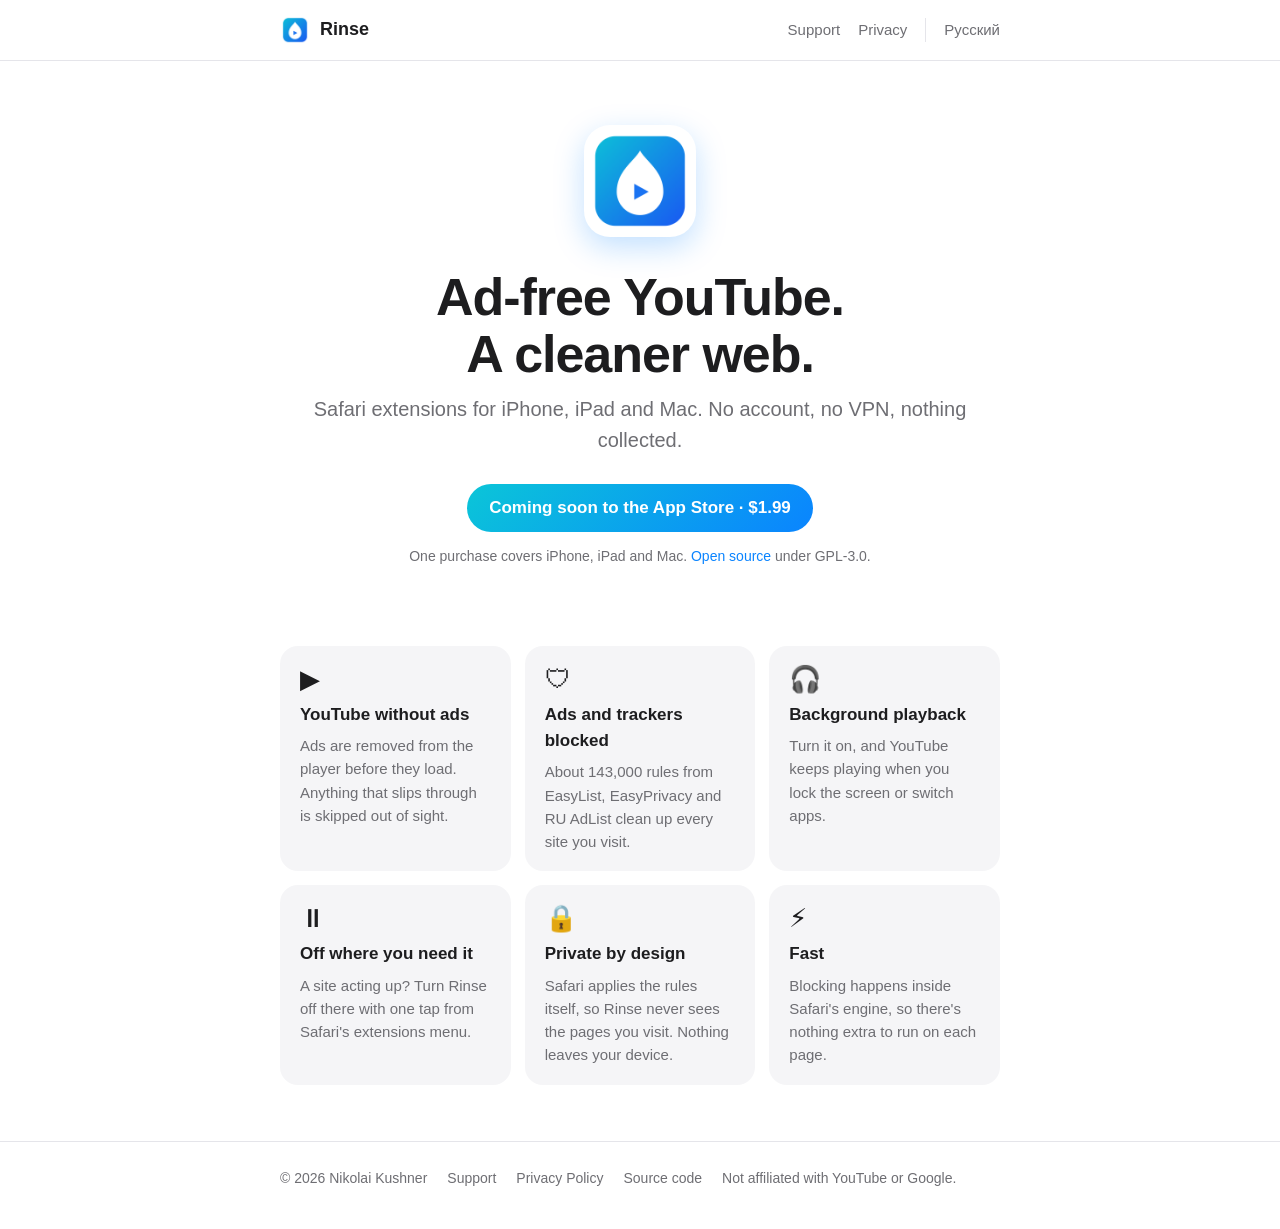
<file: site/index.html>
<!doctype html>
<html lang="en">
<head>
  <meta charset="utf-8">
  <meta name="viewport" content="width=device-width, initial-scale=1">
  <title>Rinse — Ad-free YouTube and a cleaner web in Safari</title>
  <meta name="description" content="Rinse removes ads from YouTube and blocks ads and trackers on every site in Safari on iPhone, iPad and Mac. No account, no VPN, nothing collected.">
  <link rel="icon" href="favicon.png">
  <link rel="alternate" hreflang="ru" href="ru/">
  <link rel="stylesheet" href="style.css">
</head>
<body>
  <header class="top"><div class="wrap">
    <a class="brand" href="./"><img src="icon.png" alt=""><span>Rinse</span></a>
    <nav>
      <a href="support.html">Support</a>
      <a href="privacy.html">Privacy</a>
      <a class="lang" href="ru/" hreflang="ru" lang="ru">Русский</a>
    </nav>
  </div></header>

  <main class="wrap">
    <section class="hero">
      <img src="icon.png" alt="Rinse icon">
      <h1>Ad-free YouTube.<br>A cleaner web.</h1>
      <p class="lead">Safari extensions for iPhone, iPad and Mac. No account, no VPN, nothing collected.</p>
      <span class="pill">Coming soon to the App Store · $1.99</span>
      <p class="small">One purchase covers iPhone, iPad and Mac. <a href="https://github.com/nikolaikushner/rinse">Open source</a> under GPL-3.0.</p>
    </section>

    <section class="features">
      <div class="card"><div class="icon">▶︎</div><h3>YouTube without ads</h3><p>Ads are removed from the player before they load. Anything that slips through is skipped out of sight.</p></div>
      <div class="card"><div class="icon">🛡</div><h3>Ads and trackers blocked</h3><p>About 143,000 rules from EasyList, EasyPrivacy and RU AdList clean up every site you visit.</p></div>
      <div class="card"><div class="icon">🎧</div><h3>Background playback</h3><p>Turn it on, and YouTube keeps playing when you lock the screen or switch apps.</p></div>
      <div class="card"><div class="icon">⏸</div><h3>Off where you need it</h3><p>A site acting up? Turn Rinse off there with one tap from Safari's extensions menu.</p></div>
      <div class="card"><div class="icon">🔒</div><h3>Private by design</h3><p>Safari applies the rules itself, so Rinse never sees the pages you visit. Nothing leaves your device.</p></div>
      <div class="card"><div class="icon">⚡︎</div><h3>Fast</h3><p>Blocking happens inside Safari's engine, so there's nothing extra to run on each page.</p></div>
    </section>
  </main>

  <footer><div class="wrap">
    <span>© 2026 Nikolai Kushner</span>
    <a href="support.html">Support</a>
    <a href="privacy.html">Privacy Policy</a>
    <a href="https://github.com/nikolaikushner/rinse">Source code</a>
    <span>Not affiliated with YouTube or Google.</span>
  </div></footer>
</body>
</html>
</file>
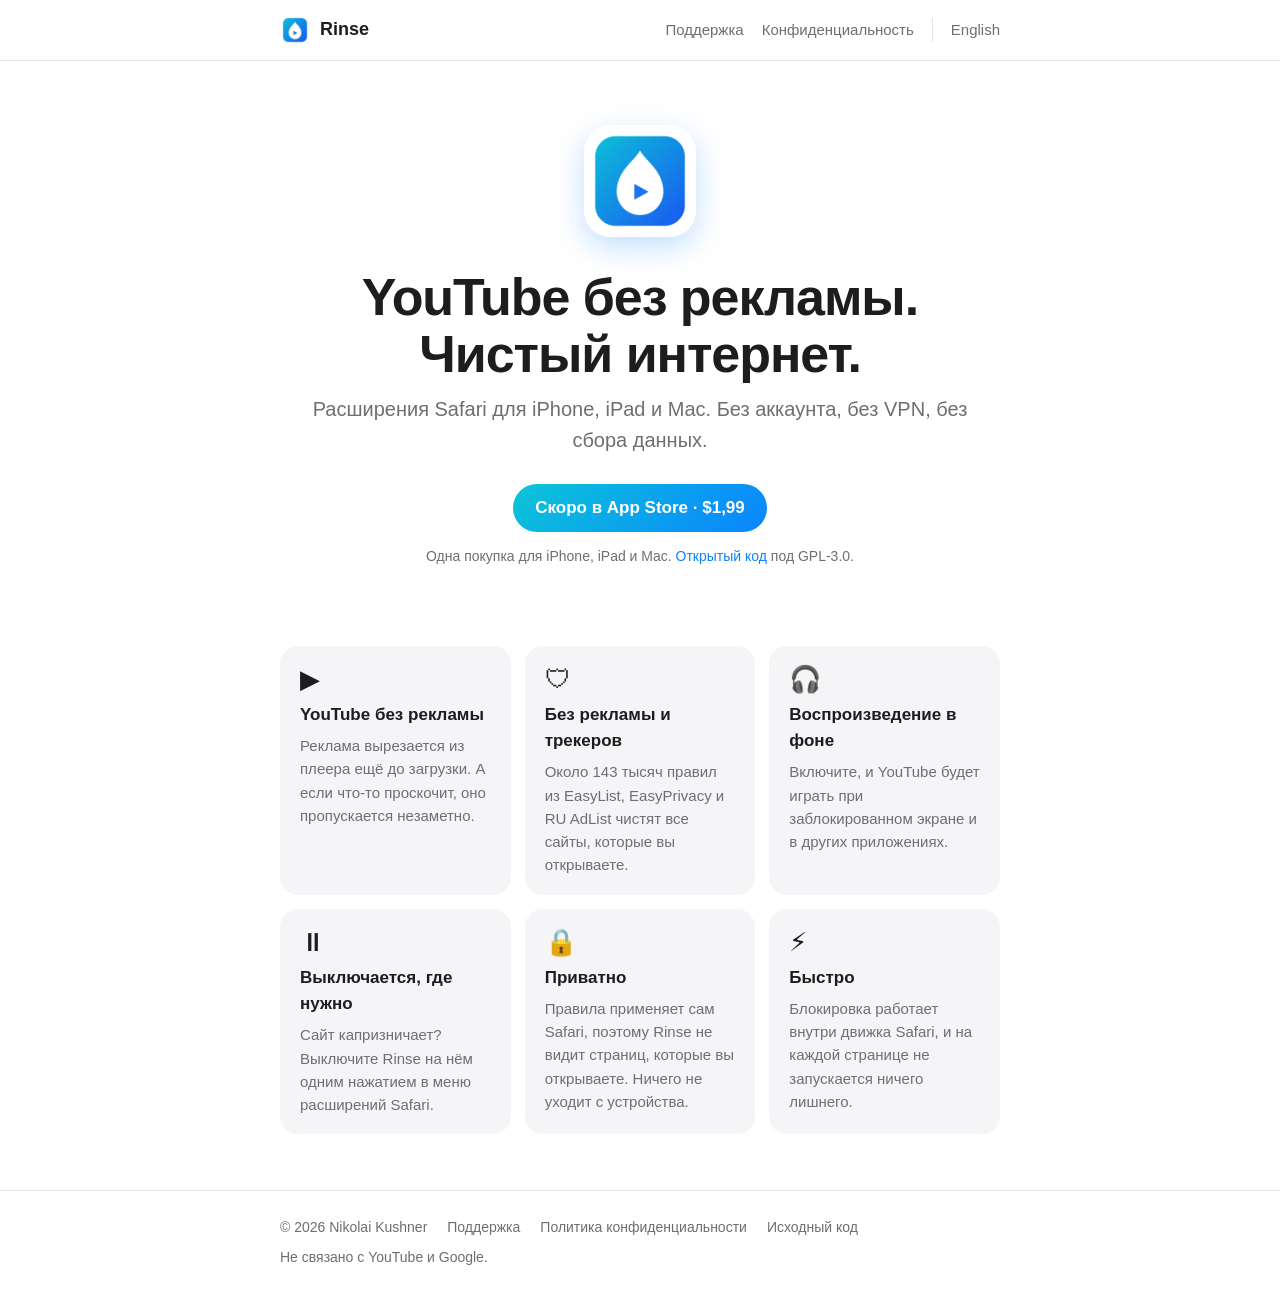
<file: site/ru/index.html>
<!doctype html>
<html lang="ru">
<head>
  <meta charset="utf-8">
  <meta name="viewport" content="width=device-width, initial-scale=1">
  <title>Rinse — YouTube без рекламы и чистый интернет в Safari</title>
  <meta name="description" content="Rinse убирает рекламу на YouTube и блокирует рекламу и трекеры на всех сайтах в Safari на iPhone, iPad и Mac. Без аккаунта, без VPN, без сбора данных.">
  <link rel="icon" href="../favicon.png">
  <link rel="alternate" hreflang="en" href="../">
  <link rel="stylesheet" href="../style.css">
</head>
<body>
  <header class="top"><div class="wrap">
    <a class="brand" href="./"><img src="../icon.png" alt=""><span>Rinse</span></a>
    <nav>
      <a href="support.html">Поддержка</a>
      <a href="privacy.html">Конфиденциальность</a>
      <a class="lang" href="../" hreflang="en" lang="en">English</a>
    </nav>
  </div></header>

  <main class="wrap">
    <section class="hero">
      <img src="../icon.png" alt="Иконка Rinse">
      <h1>YouTube без рекламы.<br>Чистый интернет.</h1>
      <p class="lead">Расширения Safari для iPhone, iPad и Mac. Без аккаунта, без VPN, без сбора данных.</p>
      <span class="pill">Скоро в App Store · $1,99</span>
      <p class="small">Одна покупка для iPhone, iPad и Mac. <a href="https://github.com/nikolaikushner/rinse">Открытый код</a> под GPL-3.0.</p>
    </section>

    <section class="features">
      <div class="card"><div class="icon">▶︎</div><h3>YouTube без рекламы</h3><p>Реклама вырезается из плеера ещё до загрузки. А если что-то проскочит, оно пропускается незаметно.</p></div>
      <div class="card"><div class="icon">🛡</div><h3>Без рекламы и трекеров</h3><p>Около 143 тысяч правил из EasyList, EasyPrivacy и RU AdList чистят все сайты, которые вы открываете.</p></div>
      <div class="card"><div class="icon">🎧</div><h3>Воспроизведение в фоне</h3><p>Включите, и YouTube будет играть при заблокированном экране и в других приложениях.</p></div>
      <div class="card"><div class="icon">⏸</div><h3>Выключается, где нужно</h3><p>Сайт капризничает? Выключите Rinse на нём одним нажатием в меню расширений Safari.</p></div>
      <div class="card"><div class="icon">🔒</div><h3>Приватно</h3><p>Правила применяет сам Safari, поэтому Rinse не видит страниц, которые вы открываете. Ничего не уходит с устройства.</p></div>
      <div class="card"><div class="icon">⚡︎</div><h3>Быстро</h3><p>Блокировка работает внутри движка Safari, и на каждой странице не запускается ничего лишнего.</p></div>
    </section>
  </main>

  <footer><div class="wrap">
    <span>© 2026 Nikolai Kushner</span>
    <a href="support.html">Поддержка</a>
    <a href="privacy.html">Политика конфиденциальности</a>
    <a href="https://github.com/nikolaikushner/rinse">Исходный код</a>
    <span>Не связано с YouTube и Google.</span>
  </div></footer>
</body>
</html>
</file>
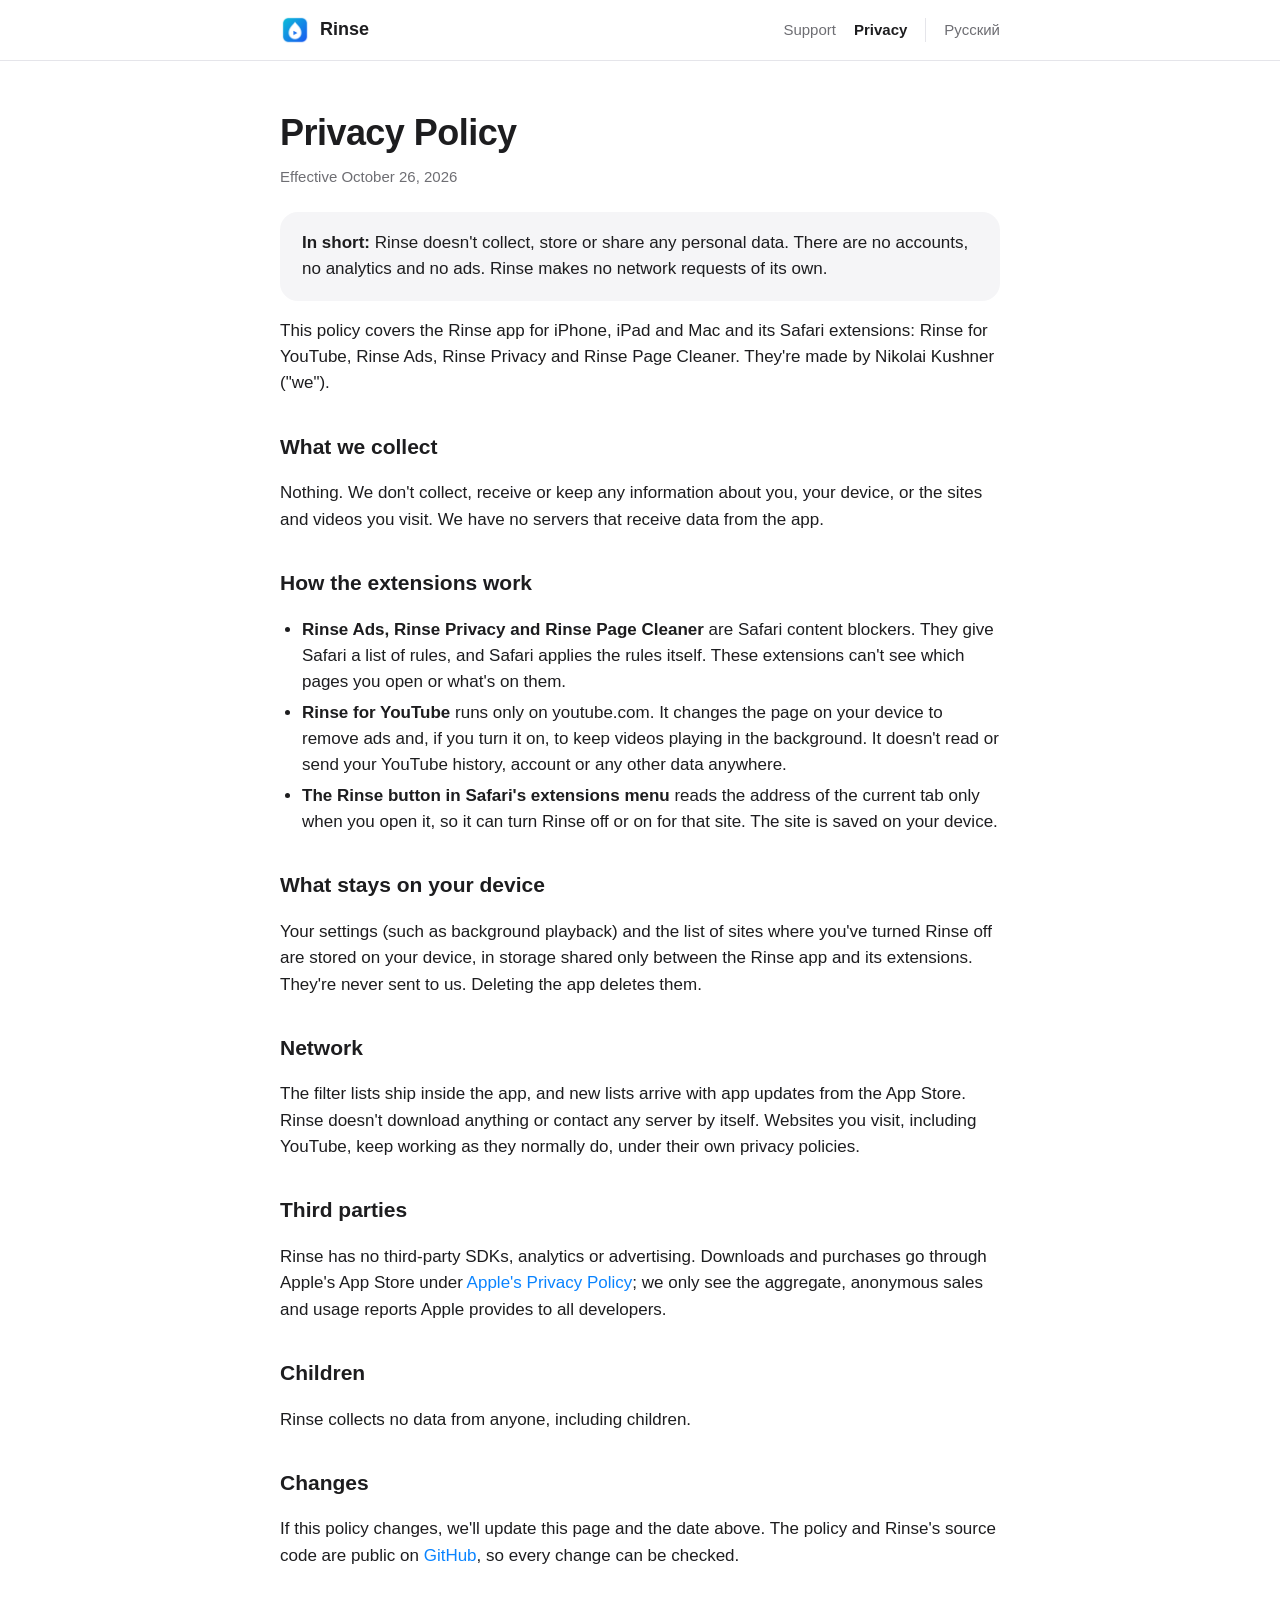
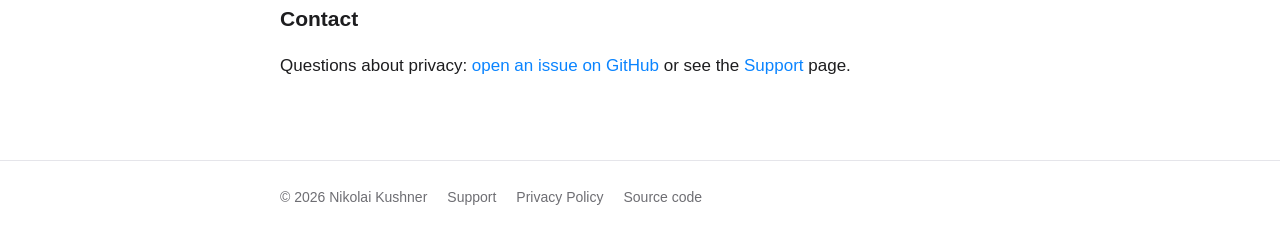
<file: site/privacy.html>
<!doctype html>
<html lang="en">
<head>
  <meta charset="utf-8">
  <meta name="viewport" content="width=device-width, initial-scale=1">
  <title>Privacy Policy — Rinse</title>
  <meta name="description" content="Rinse doesn't collect, store or share any personal data.">
  <link rel="icon" href="favicon.png">
  <link rel="alternate" hreflang="ru" href="ru/privacy.html">
  <link rel="stylesheet" href="style.css">
</head>
<body>
  <header class="top"><div class="wrap">
    <a class="brand" href="./"><img src="icon.png" alt=""><span>Rinse</span></a>
    <nav>
      <a href="support.html">Support</a>
      <a href="privacy.html" aria-current="page">Privacy</a>
      <a class="lang" href="ru/privacy.html" hreflang="ru" lang="ru">Русский</a>
    </nav>
  </div></header>

  <main class="wrap doc">
    <h1>Privacy Policy</h1>
    <p class="updated">Effective October 26, 2026</p>

    <div class="summary"><p><strong>In short:</strong> Rinse doesn't collect, store or share any personal data. There are no accounts, no analytics and no ads. Rinse makes no network requests of its own.</p></div>

    <p>This policy covers the Rinse app for iPhone, iPad and Mac and its Safari extensions: Rinse for YouTube, Rinse Ads, Rinse Privacy and Rinse Page Cleaner. They're made by Nikolai Kushner ("we").</p>

    <h2>What we collect</h2>
    <p>Nothing. We don't collect, receive or keep any information about you, your device, or the sites and videos you visit. We have no servers that receive data from the app.</p>

    <h2>How the extensions work</h2>
    <ul>
      <li><strong>Rinse Ads, Rinse Privacy and Rinse Page Cleaner</strong> are Safari content blockers. They give Safari a list of rules, and Safari applies the rules itself. These extensions can't see which pages you open or what's on them.</li>
      <li><strong>Rinse for YouTube</strong> runs only on youtube.com. It changes the page on your device to remove ads and, if you turn it on, to keep videos playing in the background. It doesn't read or send your YouTube history, account or any other data anywhere.</li>
      <li><strong>The Rinse button in Safari's extensions menu</strong> reads the address of the current tab only when you open it, so it can turn Rinse off or on for that site. The site is saved on your device.</li>
    </ul>

    <h2>What stays on your device</h2>
    <p>Your settings (such as background playback) and the list of sites where you've turned Rinse off are stored on your device, in storage shared only between the Rinse app and its extensions. They're never sent to us. Deleting the app deletes them.</p>

    <h2>Network</h2>
    <p>The filter lists ship inside the app, and new lists arrive with app updates from the App Store. Rinse doesn't download anything or contact any server by itself. Websites you visit, including YouTube, keep working as they normally do, under their own privacy policies.</p>

    <h2>Third parties</h2>
    <p>Rinse has no third-party SDKs, analytics or advertising. Downloads and purchases go through Apple's App Store under <a href="https://www.apple.com/legal/privacy/">Apple's Privacy Policy</a>; we only see the aggregate, anonymous sales and usage reports Apple provides to all developers.</p>

    <h2>Children</h2>
    <p>Rinse collects no data from anyone, including children.</p>

    <h2>Changes</h2>
    <p>If this policy changes, we'll update this page and the date above. The policy and Rinse's source code are public on <a href="https://github.com/nikolaikushner/rinse">GitHub</a>, so every change can be checked.</p>

    <h2>Contact</h2>
    <p>Questions about privacy: <a href="https://github.com/nikolaikushner/rinse/issues">open an issue on GitHub</a> or see the <a href="support.html">Support</a> page.</p>
  </main>

  <footer><div class="wrap">
    <span>© 2026 Nikolai Kushner</span>
    <a href="support.html">Support</a>
    <a href="privacy.html">Privacy Policy</a>
    <a href="https://github.com/nikolaikushner/rinse">Source code</a>
  </div></footer>
</body>
</html>
</file>
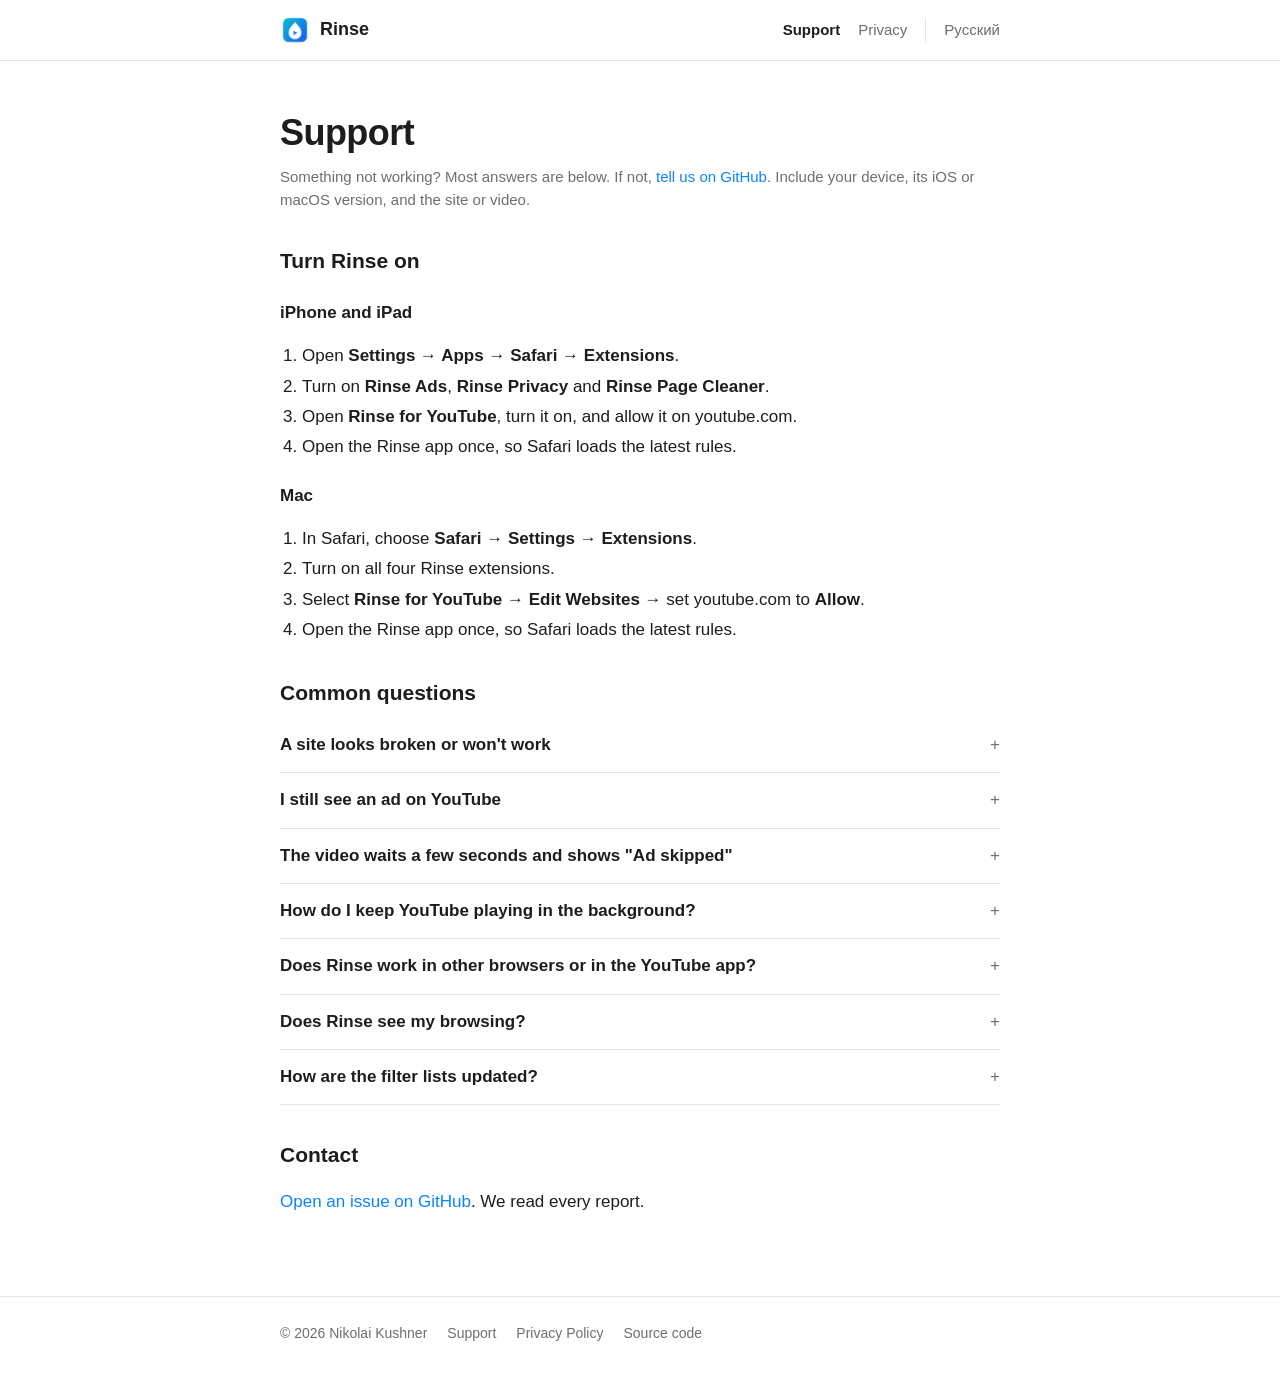
<file: site/support.html>
<!doctype html>
<html lang="en">
<head>
  <meta charset="utf-8">
  <meta name="viewport" content="width=device-width, initial-scale=1">
  <title>Support — Rinse</title>
  <meta name="description" content="How to turn on Rinse in Safari, turn it off on a site, and get help.">
  <link rel="icon" href="favicon.png">
  <link rel="alternate" hreflang="ru" href="ru/support.html">
  <link rel="stylesheet" href="style.css">
</head>
<body>
  <header class="top"><div class="wrap">
    <a class="brand" href="./"><img src="icon.png" alt=""><span>Rinse</span></a>
    <nav>
      <a href="support.html" aria-current="page">Support</a>
      <a href="privacy.html">Privacy</a>
      <a class="lang" href="ru/support.html" hreflang="ru" lang="ru">Русский</a>
    </nav>
  </div></header>

  <main class="wrap doc">
    <h1>Support</h1>
    <p class="updated">Something not working? Most answers are below. If not, <a href="https://github.com/nikolaikushner/rinse/issues/new">tell us on GitHub</a>. Include your device, its iOS or macOS version, and the site or video.</p>

    <h2>Turn Rinse on</h2>
    <h3>iPhone and iPad</h3>
    <ol>
      <li>Open <strong>Settings → Apps → Safari → Extensions</strong>.</li>
      <li>Turn on <strong>Rinse Ads</strong>, <strong>Rinse Privacy</strong> and <strong>Rinse Page Cleaner</strong>.</li>
      <li>Open <strong>Rinse for YouTube</strong>, turn it on, and allow it on youtube.com.</li>
      <li>Open the Rinse app once, so Safari loads the latest rules.</li>
    </ol>
    <h3>Mac</h3>
    <ol>
      <li>In Safari, choose <strong>Safari → Settings → Extensions</strong>.</li>
      <li>Turn on all four Rinse extensions.</li>
      <li>Select <strong>Rinse for YouTube</strong> → <strong>Edit Websites</strong> → set youtube.com to <strong>Allow</strong>.</li>
      <li>Open the Rinse app once, so Safari loads the latest rules.</li>
    </ol>

    <h2>Common questions</h2>
    <details>
      <summary>A site looks broken or won't work</summary>
      <p>Turn Rinse off for that site: tap <strong>aA</strong> (iPhone, iPad) or the Rinse button in the toolbar (Mac), choose <strong>Rinse</strong>, then <strong>Turn off on this site</strong>. The page reloads without blocking. You can also add or remove sites in the Rinse app under <em>Rinse is off on these sites</em>.</p>
    </details>
    <details>
      <summary>I still see an ad on YouTube</summary>
      <p>Close the YouTube tab and open the video again. Make sure Rinse for YouTube is on and allowed on youtube.com. YouTube changes often; if ads keep showing, <a href="https://github.com/nikolaikushner/rinse/issues/new">let us know</a> with the video link.</p>
    </details>
    <details>
      <summary>The video waits a few seconds and shows "Ad skipped"</summary>
      <p>After an ad is removed or skipped, YouTube sometimes holds the video back for about as long as the ad would have run. That happens on YouTube's servers and can't be avoided from the browser. Rinse shows the note so you know the player isn't frozen.</p>
    </details>
    <details>
      <summary>How do I keep YouTube playing in the background?</summary>
      <p>Open the Rinse app and turn on <strong>Keep playing in the background</strong>, then reload the YouTube page. It's off by default, so YouTube pauses as usual when you leave Safari.</p>
    </details>
    <details>
      <summary>Does Rinse work in other browsers or in the YouTube app?</summary>
      <p>No. Rinse works in Safari only. Apple doesn't let extensions run inside other apps, including the YouTube app.</p>
    </details>
    <details>
      <summary>Does Rinse see my browsing?</summary>
      <p>No. The content blockers can't see pages at all, and nothing is sent anywhere. See the <a href="privacy.html">Privacy Policy</a>.</p>
    </details>
    <details>
      <summary>How are the filter lists updated?</summary>
      <p>They're included in each app update. Keep Rinse updated from the App Store to get the latest lists.</p>
    </details>

    <h2>Contact</h2>
    <p><a href="https://github.com/nikolaikushner/rinse/issues/new">Open an issue on GitHub</a>. We read every report.</p>
  </main>

  <footer><div class="wrap">
    <span>© 2026 Nikolai Kushner</span>
    <a href="support.html">Support</a>
    <a href="privacy.html">Privacy Policy</a>
    <a href="https://github.com/nikolaikushner/rinse">Source code</a>
  </div></footer>
</body>
</html>
</file>
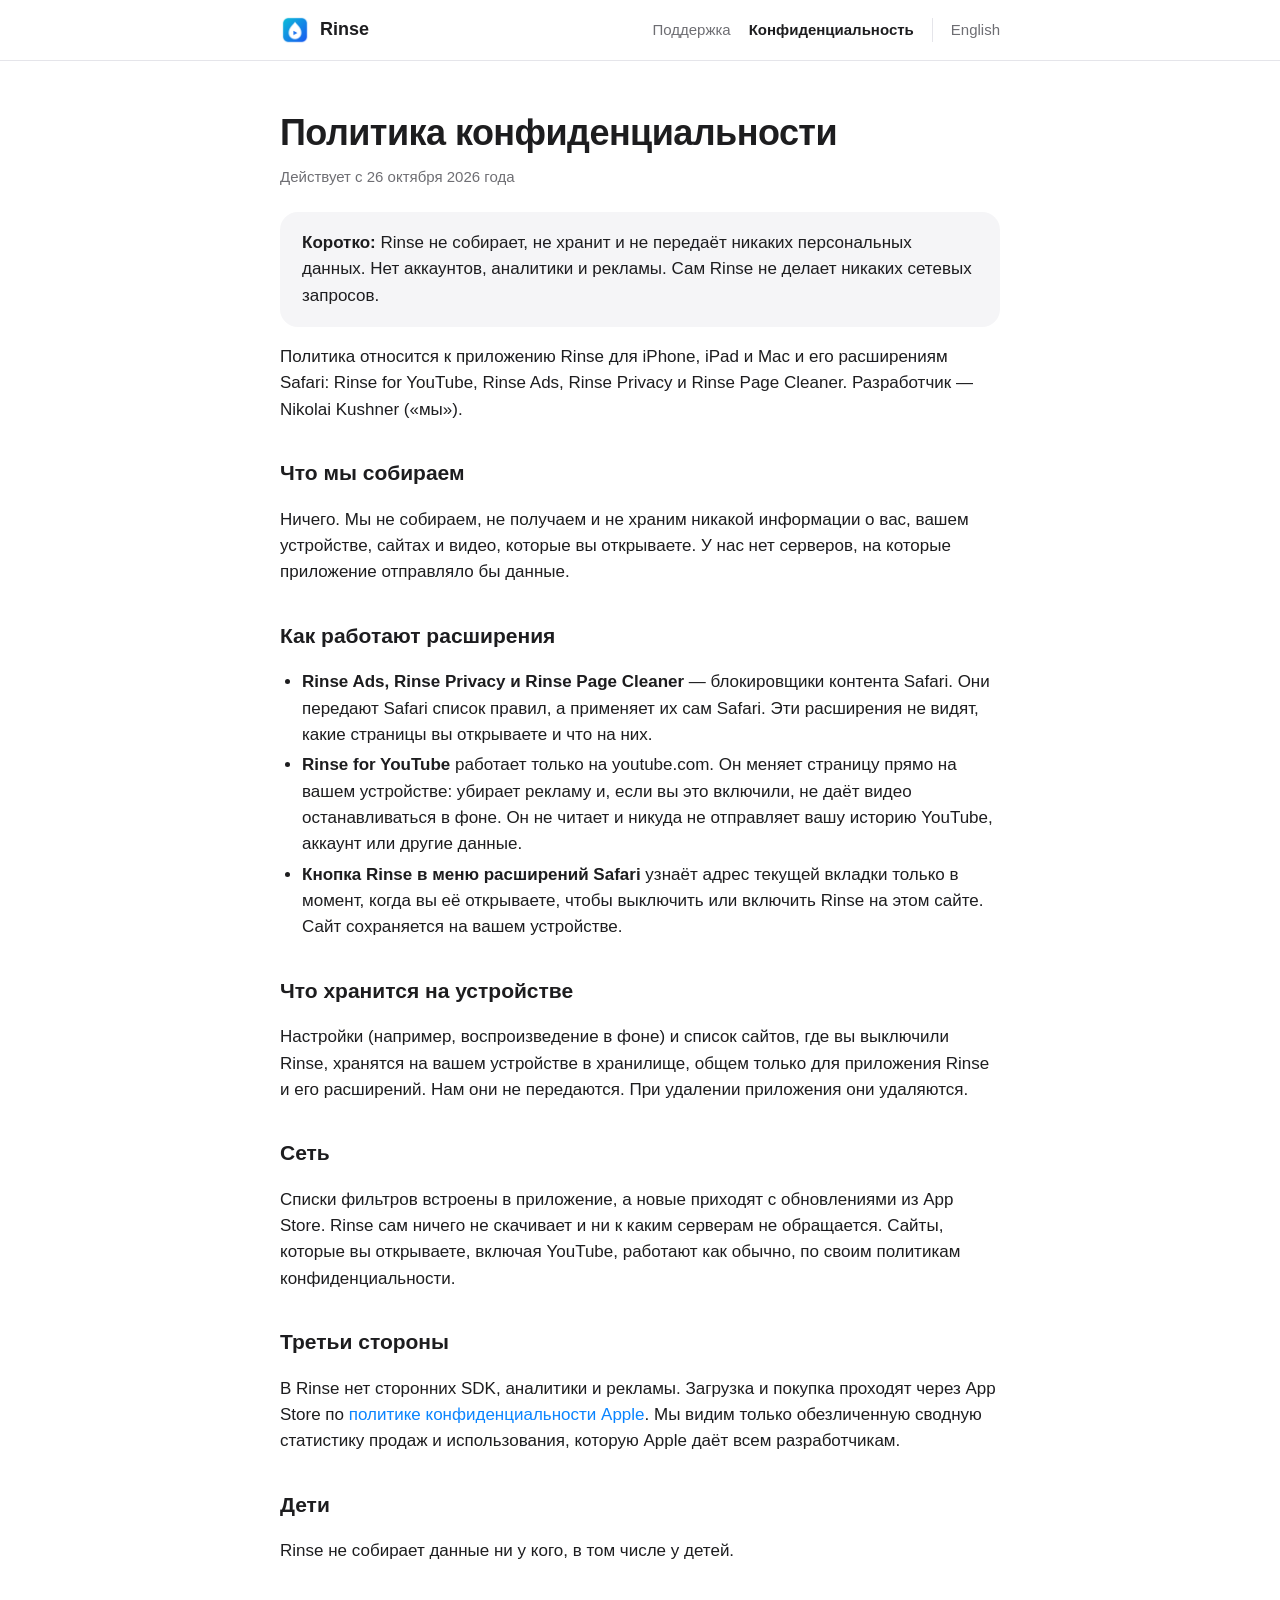
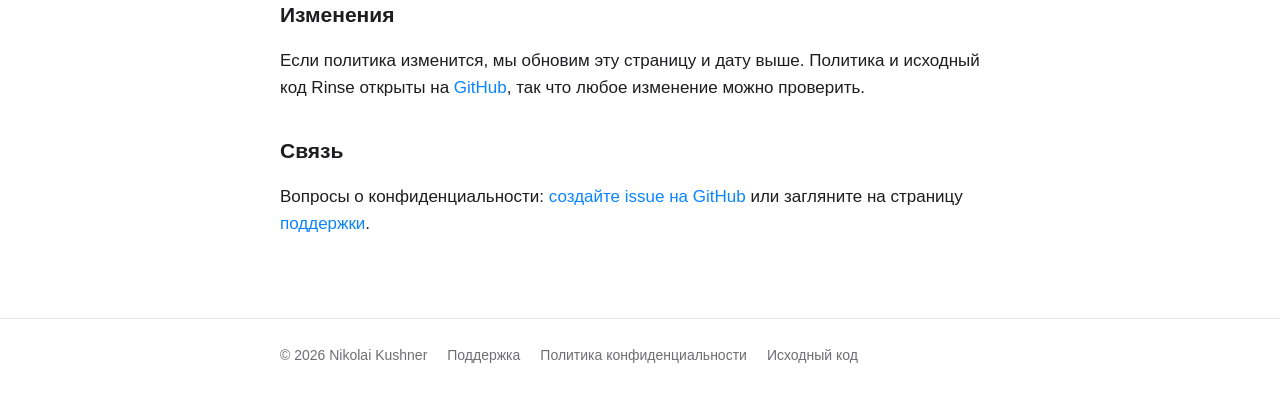
<file: site/ru/privacy.html>
<!doctype html>
<html lang="ru">
<head>
  <meta charset="utf-8">
  <meta name="viewport" content="width=device-width, initial-scale=1">
  <title>Политика конфиденциальности — Rinse</title>
  <meta name="description" content="Rinse не собирает, не хранит и не передаёт никаких персональных данных.">
  <link rel="icon" href="../favicon.png">
  <link rel="alternate" hreflang="en" href="../privacy.html">
  <link rel="stylesheet" href="../style.css">
</head>
<body>
  <header class="top"><div class="wrap">
    <a class="brand" href="./"><img src="../icon.png" alt=""><span>Rinse</span></a>
    <nav>
      <a href="support.html">Поддержка</a>
      <a href="privacy.html" aria-current="page">Конфиденциальность</a>
      <a class="lang" href="../privacy.html" hreflang="en" lang="en">English</a>
    </nav>
  </div></header>

  <main class="wrap doc">
    <h1>Политика конфиденциальности</h1>
    <p class="updated">Действует с 26 октября 2026 года</p>

    <div class="summary"><p><strong>Коротко:</strong> Rinse не собирает, не хранит и не передаёт никаких персональных данных. Нет аккаунтов, аналитики и рекламы. Сам Rinse не делает никаких сетевых запросов.</p></div>

    <p>Политика относится к приложению Rinse для iPhone, iPad и Mac и его расширениям Safari: Rinse for YouTube, Rinse Ads, Rinse Privacy и Rinse Page Cleaner. Разработчик — Nikolai Kushner («мы»).</p>

    <h2>Что мы собираем</h2>
    <p>Ничего. Мы не собираем, не получаем и не храним никакой информации о вас, вашем устройстве, сайтах и видео, которые вы открываете. У нас нет серверов, на которые приложение отправляло бы данные.</p>

    <h2>Как работают расширения</h2>
    <ul>
      <li><strong>Rinse Ads, Rinse Privacy и Rinse Page Cleaner</strong> — блокировщики контента Safari. Они передают Safari список правил, а применяет их сам Safari. Эти расширения не видят, какие страницы вы открываете и что на них.</li>
      <li><strong>Rinse for YouTube</strong> работает только на youtube.com. Он меняет страницу прямо на вашем устройстве: убирает рекламу и, если вы это включили, не даёт видео останавливаться в фоне. Он не читает и никуда не отправляет вашу историю YouTube, аккаунт или другие данные.</li>
      <li><strong>Кнопка Rinse в меню расширений Safari</strong> узнаёт адрес текущей вкладки только в момент, когда вы её открываете, чтобы выключить или включить Rinse на этом сайте. Сайт сохраняется на вашем устройстве.</li>
    </ul>

    <h2>Что хранится на устройстве</h2>
    <p>Настройки (например, воспроизведение в фоне) и список сайтов, где вы выключили Rinse, хранятся на вашем устройстве в хранилище, общем только для приложения Rinse и его расширений. Нам они не передаются. При удалении приложения они удаляются.</p>

    <h2>Сеть</h2>
    <p>Списки фильтров встроены в приложение, а новые приходят с обновлениями из App Store. Rinse сам ничего не скачивает и ни к каким серверам не обращается. Сайты, которые вы открываете, включая YouTube, работают как обычно, по своим политикам конфиденциальности.</p>

    <h2>Третьи стороны</h2>
    <p>В Rinse нет сторонних SDK, аналитики и рекламы. Загрузка и покупка проходят через App Store по <a href="https://www.apple.com/ru/legal/privacy/">политике конфиденциальности Apple</a>. Мы видим только обезличенную сводную статистику продаж и использования, которую Apple даёт всем разработчикам.</p>

    <h2>Дети</h2>
    <p>Rinse не собирает данные ни у кого, в том числе у детей.</p>

    <h2>Изменения</h2>
    <p>Если политика изменится, мы обновим эту страницу и дату выше. Политика и исходный код Rinse открыты на <a href="https://github.com/nikolaikushner/rinse">GitHub</a>, так что любое изменение можно проверить.</p>

    <h2>Связь</h2>
    <p>Вопросы о конфиденциальности: <a href="https://github.com/nikolaikushner/rinse/issues">создайте issue на GitHub</a> или загляните на страницу <a href="support.html">поддержки</a>.</p>
  </main>

  <footer><div class="wrap">
    <span>© 2026 Nikolai Kushner</span>
    <a href="support.html">Поддержка</a>
    <a href="privacy.html">Политика конфиденциальности</a>
    <a href="https://github.com/nikolaikushner/rinse">Исходный код</a>
  </div></footer>
</body>
</html>
</file>
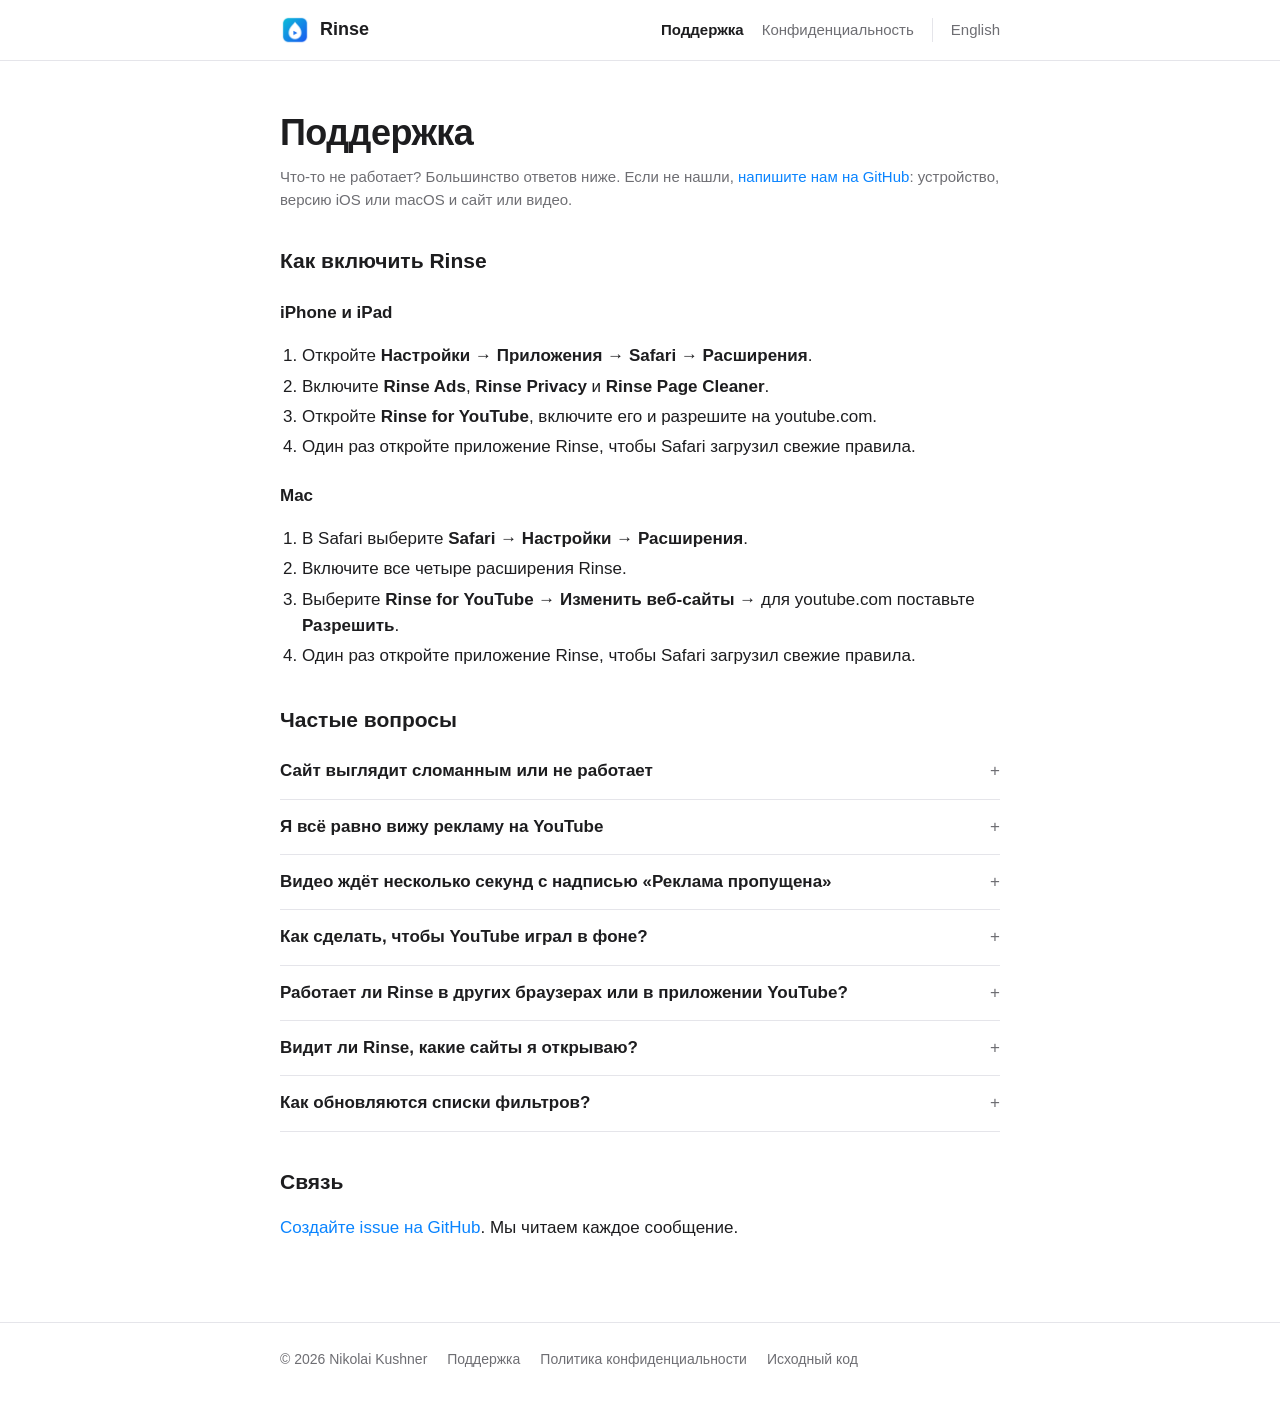
<file: site/ru/support.html>
<!doctype html>
<html lang="ru">
<head>
  <meta charset="utf-8">
  <meta name="viewport" content="width=device-width, initial-scale=1">
  <title>Поддержка — Rinse</title>
  <meta name="description" content="Как включить Rinse в Safari, выключить его на сайте и получить помощь.">
  <link rel="icon" href="../favicon.png">
  <link rel="alternate" hreflang="en" href="../support.html">
  <link rel="stylesheet" href="../style.css">
</head>
<body>
  <header class="top"><div class="wrap">
    <a class="brand" href="./"><img src="../icon.png" alt=""><span>Rinse</span></a>
    <nav>
      <a href="support.html" aria-current="page">Поддержка</a>
      <a href="privacy.html">Конфиденциальность</a>
      <a class="lang" href="../support.html" hreflang="en" lang="en">English</a>
    </nav>
  </div></header>

  <main class="wrap doc">
    <h1>Поддержка</h1>
    <p class="updated">Что-то не работает? Большинство ответов ниже. Если не нашли, <a href="https://github.com/nikolaikushner/rinse/issues/new">напишите нам на GitHub</a>: устройство, версию iOS или macOS и сайт или видео.</p>

    <h2>Как включить Rinse</h2>
    <h3>iPhone и iPad</h3>
    <ol>
      <li>Откройте <strong>Настройки → Приложения → Safari → Расширения</strong>.</li>
      <li>Включите <strong>Rinse Ads</strong>, <strong>Rinse Privacy</strong> и <strong>Rinse Page Cleaner</strong>.</li>
      <li>Откройте <strong>Rinse for YouTube</strong>, включите его и разрешите на youtube.com.</li>
      <li>Один раз откройте приложение Rinse, чтобы Safari загрузил свежие правила.</li>
    </ol>
    <h3>Mac</h3>
    <ol>
      <li>В Safari выберите <strong>Safari → Настройки → Расширения</strong>.</li>
      <li>Включите все четыре расширения Rinse.</li>
      <li>Выберите <strong>Rinse for YouTube</strong> → <strong>Изменить веб-сайты</strong> → для youtube.com поставьте <strong>Разрешить</strong>.</li>
      <li>Один раз откройте приложение Rinse, чтобы Safari загрузил свежие правила.</li>
    </ol>

    <h2>Частые вопросы</h2>
    <details>
      <summary>Сайт выглядит сломанным или не работает</summary>
      <p>Выключите Rinse на этом сайте: нажмите <strong>аА</strong> (iPhone, iPad) или кнопку Rinse на панели (Mac), выберите <strong>Rinse</strong>, затем <strong>Выключить на этом сайте</strong>. Страница перезагрузится без блокировки. Ещё сайты можно добавлять и удалять в приложении Rinse в разделе <em>Rinse is off on these sites</em>.</p>
    </details>
    <details>
      <summary>Я всё равно вижу рекламу на YouTube</summary>
      <p>Закройте вкладку YouTube и откройте видео заново. Проверьте, что Rinse for YouTube включён и разрешён на youtube.com. YouTube часто меняется; если реклама не пропадает, <a href="https://github.com/nikolaikushner/rinse/issues/new">сообщите нам</a> и пришлите ссылку на видео.</p>
    </details>
    <details>
      <summary>Видео ждёт несколько секунд с надписью «Реклама пропущена»</summary>
      <p>После вырезанной или пропущенной рекламы YouTube иногда придерживает видео примерно на её длительность. Это происходит на серверах YouTube, и из браузера это не обойти. Надпись нужна, чтобы было понятно, что плеер не завис.</p>
    </details>
    <details>
      <summary>Как сделать, чтобы YouTube играл в фоне?</summary>
      <p>Откройте приложение Rinse, включите <strong>Keep playing in the background</strong> и перезагрузите страницу YouTube. По умолчанию это выключено, и YouTube, как обычно, останавливается, когда вы уходите из Safari.</p>
    </details>
    <details>
      <summary>Работает ли Rinse в других браузерах или в приложении YouTube?</summary>
      <p>Нет, только в Safari. Apple не разрешает расширениям работать внутри других приложений, в том числе YouTube.</p>
    </details>
    <details>
      <summary>Видит ли Rinse, какие сайты я открываю?</summary>
      <p>Нет. Блокировщики контента вообще не видят страниц, и никакие данные никуда не отправляются. Подробнее — в <a href="privacy.html">политике конфиденциальности</a>.</p>
    </details>
    <details>
      <summary>Как обновляются списки фильтров?</summary>
      <p>Они входят в каждое обновление приложения. Обновляйте Rinse из App Store, чтобы получать свежие списки.</p>
    </details>

    <h2>Связь</h2>
    <p><a href="https://github.com/nikolaikushner/rinse/issues/new">Создайте issue на GitHub</a>. Мы читаем каждое сообщение.</p>
  </main>

  <footer><div class="wrap">
    <span>© 2026 Nikolai Kushner</span>
    <a href="support.html">Поддержка</a>
    <a href="privacy.html">Политика конфиденциальности</a>
    <a href="https://github.com/nikolaikushner/rinse">Исходный код</a>
  </div></footer>
</body>
</html>
</file>
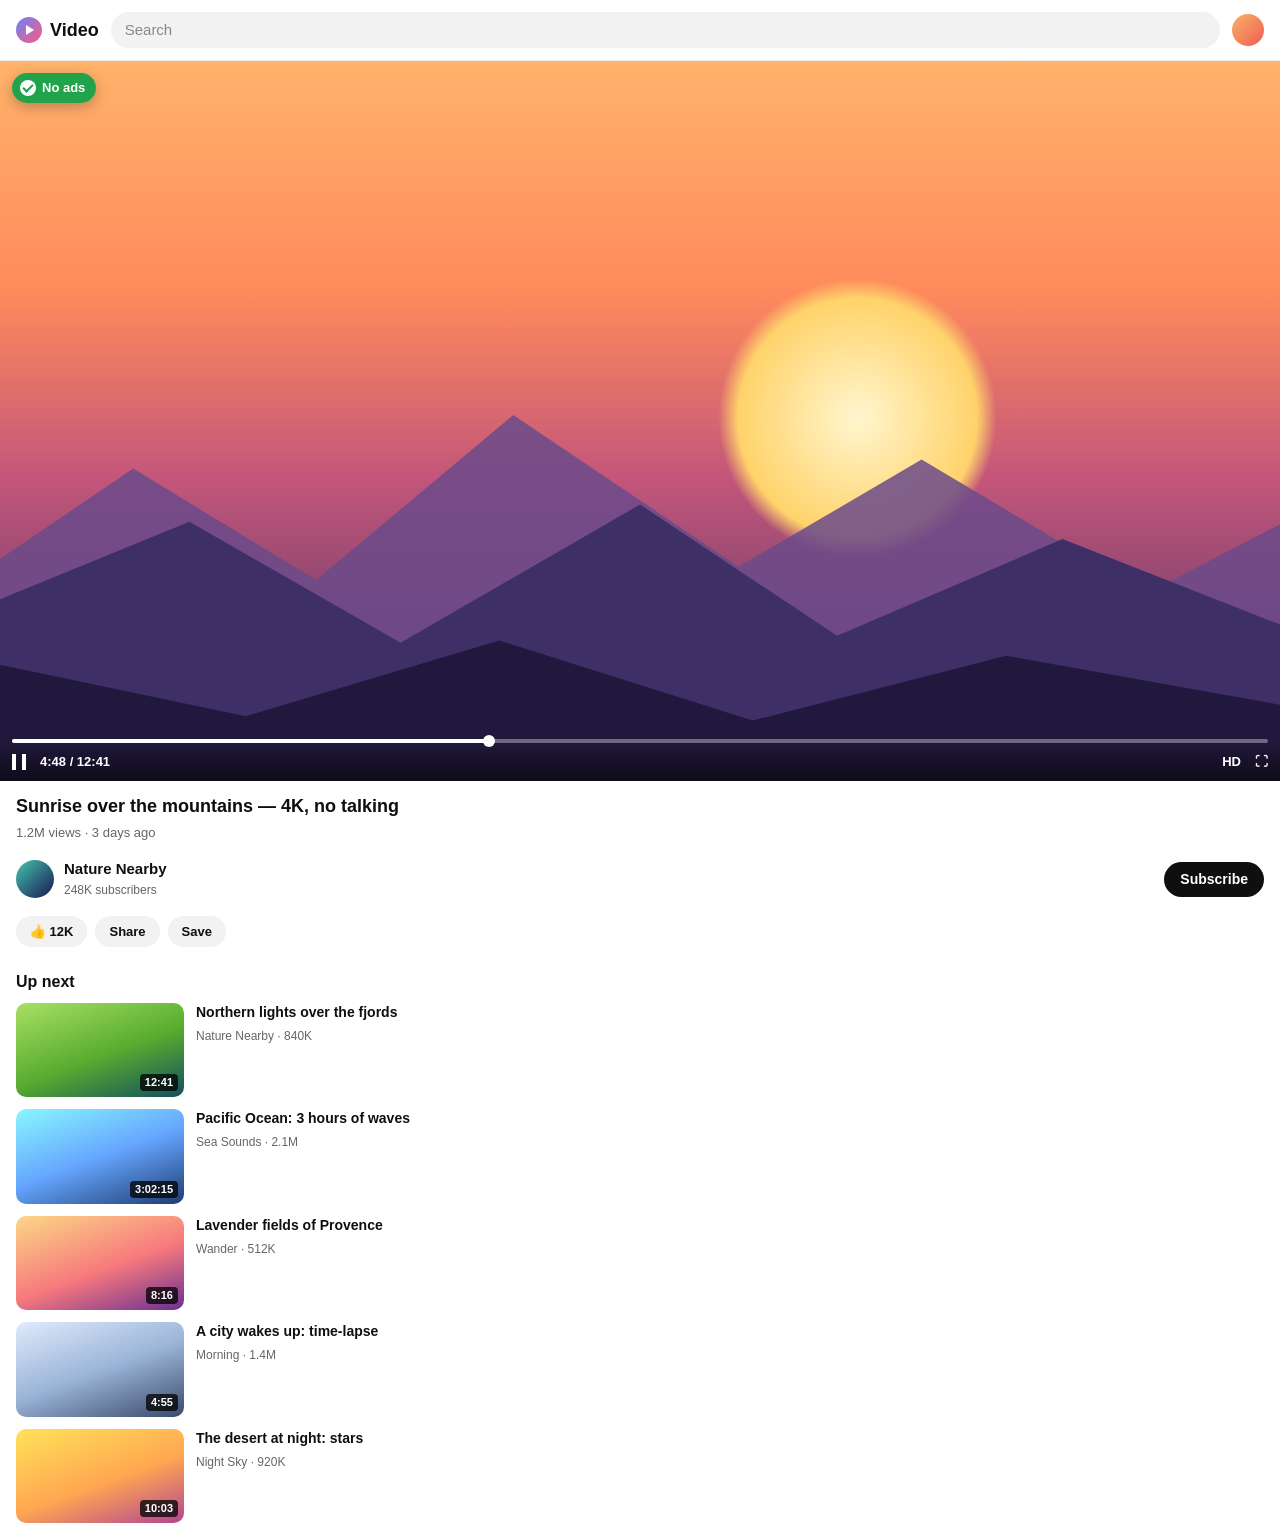
<file: docs/appstore/mocks/mock.html>
<!doctype html>
<!-- Drawn mocks for App Store screenshots, rendered by tools/filters/try-url.swift.
     ?view=video|popup  &layout=phone|desktop  &lang=en|ru
     No third-party branding: the video page is a generic player, not YouTube's UI. -->
<html>
<head>
<meta charset="utf-8">
<meta name="viewport" content="width=device-width, initial-scale=1">
<style>
  * { box-sizing: border-box; }
  html, body { margin: 0; height: 100%; }
  body { font: 15px/1.35 -apple-system, BlinkMacSystemFont, "Helvetica Neue", sans-serif; color: #0f0f10; background: #fff; overflow: hidden; }

  /* --- Video page --- */
  .bar { display: flex; align-items: center; gap: 12px; padding: 12px 16px; border-bottom: 1px solid #eee; }
  .logo { display: flex; align-items: center; gap: 8px; font-weight: 700; font-size: 18px; }
  .logo i { width: 26px; height: 26px; border-radius: 50%; background: linear-gradient(135deg, #6a82fb, #fc5c7d); position: relative; }
  .logo i::after { content: ""; position: absolute; left: 10px; top: 8px; border: 5px solid transparent; border-left: 8px solid #fff; }
  .search { flex: 1; height: 36px; border-radius: 18px; background: #f2f2f2; display: flex; align-items: center; padding: 0 14px; color: #888; }
  .avatar { width: 32px; height: 32px; border-radius: 50%; background: linear-gradient(135deg, #f7b267, #f25c54); }

  .player { position: relative; aspect-ratio: 16 / 9; overflow: hidden; background: #000; }
  .scene { position: absolute; inset: 0; background: linear-gradient(#ffb36b 0%, #ff8a5c 32%, #c3567a 58%, #3b2f63 100%); }
  .sun { position: absolute; width: 22%; aspect-ratio: 1; border-radius: 50%; left: 56%; top: 30%; background: radial-gradient(#fff6cf, #ffd36b 60%, rgba(255,211,107,0) 70%); }
  .m1, .m2, .m3 { position: absolute; left: -5%; right: -5%; bottom: 0; }
  .m1 { height: 62%; background: #6b4a8a; clip-path: polygon(0 60%, 14% 30%, 27% 55%, 41% 18%, 57% 52%, 70% 28%, 86% 58%, 100% 35%, 100% 100%, 0 100%); opacity: .85; }
  .m2 { height: 48%; background: #3e2f66; clip-path: polygon(0 55%, 18% 25%, 33% 60%, 50% 20%, 64% 58%, 80% 30%, 100% 62%, 100% 100%, 0 100%); }
  .m3 { height: 30%; background: #21193d; clip-path: polygon(0 40%, 22% 70%, 40% 35%, 58% 72%, 76% 42%, 100% 70%, 100% 100%, 0 100%); }
  .controls { position: absolute; left: 0; right: 0; bottom: 0; padding: 0 12px 10px; background: linear-gradient(transparent, rgba(0,0,0,.55)); }
  .progress { height: 4px; border-radius: 2px; background: rgba(255,255,255,.35); margin-bottom: 10px; }
  .progress b { display: block; width: 38%; height: 100%; border-radius: 2px; background: #fff; position: relative; }
  .progress b::after { content: ""; position: absolute; right: -6px; top: -4px; width: 12px; height: 12px; border-radius: 50%; background: #fff; }
  .row { display: flex; align-items: center; gap: 14px; color: #fff; font-size: 13px; font-weight: 600; }
  .pause { width: 14px; height: 16px; border-left: 4px solid #fff; border-right: 4px solid #fff; }
  .row .t { margin-right: auto; }
  .noads { position: absolute; left: 12px; top: 12px; display: flex; align-items: center; gap: 6px; padding: 6px 11px 6px 8px; border-radius: 999px;
           background: rgba(22, 163, 74, .95); color: #fff; font-weight: 700; font-size: 13px; box-shadow: 0 4px 14px rgba(0,0,0,.25); }
  .noads i { width: 16px; height: 16px; border-radius: 50%; background: #fff; position: relative; }
  .noads i::after { content: ""; position: absolute; left: 5px; top: 2px; width: 4px; height: 8px; border: solid #16a34a; border-width: 0 2px 2px 0; transform: rotate(45deg); }

  .info { padding: 14px 16px 6px; }
  .info h1 { font-size: 18px; line-height: 1.25; margin: 0 0 6px; }
  .meta { color: #666; font-size: 13px; }
  .channel { display: flex; align-items: center; gap: 10px; padding: 12px 16px; }
  .channel .avatar { width: 38px; height: 38px; background: linear-gradient(135deg, #43c6ac, #191654); }
  .channel b { display: block; }
  .channel span { color: #666; font-size: 12px; }
  .follow { margin-left: auto; padding: 8px 16px; border-radius: 999px; background: #0f0f10; color: #fff; font-weight: 600; font-size: 14px; }
  .actions { display: flex; gap: 8px; padding: 4px 16px 14px; }
  .actions span { padding: 7px 14px; border-radius: 999px; background: #f2f2f2; font-size: 13px; font-weight: 600; }
  .next { padding: 4px 16px; }
  .next h2 { font-size: 16px; margin: 6px 0 10px; }
  .item { display: flex; gap: 12px; margin-bottom: 12px; }
  .thumb { flex: none; width: 168px; aspect-ratio: 16 / 9; border-radius: 10px; position: relative; overflow: hidden; }
  .thumb em { position: absolute; right: 6px; bottom: 6px; padding: 1px 5px; border-radius: 4px; background: rgba(0,0,0,.75); color: #fff; font-size: 11px; font-style: normal; font-weight: 600; }
  .item b { display: block; font-size: 14px; line-height: 1.3; margin-bottom: 4px; }
  .item span { color: #666; font-size: 12px; }
  .g1 { background: linear-gradient(160deg, #a8e063, #56ab2f 55%, #134e5e); }
  .g2 { background: linear-gradient(160deg, #89f7fe, #66a6ff 50%, #1e3c72); }
  .g3 { background: linear-gradient(160deg, #fbd786, #f7797d 55%, #6a3093); }
  .g4 { background: linear-gradient(160deg, #e0eafc, #9bb5d8 50%, #3a4a6b); }
  .g5 { background: linear-gradient(160deg, #ffe259, #ffa751 55%, #b24592); }

  /* Desktop layout: player on the left, list on the right. */
  .desktop .layout { display: grid; grid-template-columns: 1fr 380px; gap: 24px; padding: 20px 28px; }
  .desktop .player { border-radius: 14px; }
  .desktop .info, .desktop .channel, .desktop .actions { padding-left: 0; padding-right: 0; }
  .desktop .info h1 { font-size: 22px; }
  .desktop .next { padding: 0; }
  .desktop .thumb { width: 168px; }
  .desktop .bar { padding: 14px 28px; }
  .desktop .search { max-width: 560px; margin: 0 auto; }

  /* --- Popup over a page --- */
  .page { position: absolute; inset: 0; background-size: cover; background-position: top center; }
  .dim { position: absolute; inset: 0; background: rgba(0, 0, 0, .28); }
  .sheet { position: absolute; left: 10px; right: 10px; bottom: 12px; border-radius: 26px; background: rgba(250,250,252,.97);
           box-shadow: 0 -6px 40px rgba(0,0,0,.25); padding: 18px 18px 22px; }
  .sheet .grab { width: 38px; height: 5px; border-radius: 3px; background: #c7c7cc; margin: -6px auto 14px; }
  .sheet .exts { color: #6e6e73; font-size: 13px; font-weight: 600; text-transform: uppercase; letter-spacing: .03em; margin: 0 4px 10px; }
  .card { background: #fff; border-radius: 16px; padding: 16px 16px 18px; box-shadow: 0 1px 0 rgba(0,0,0,.04); }
  .head { display: flex; align-items: center; gap: 10px; font-weight: 700; font-size: 17px; }
  .head img { width: 34px; height: 34px; border-radius: 9px; }
  .site { margin: 14px 0 2px; font-weight: 700; font-size: 17px; }
  .status { margin: 0 0 14px; color: #1a7f37; font-size: 15px; }
  .btn { width: 100%; padding: 13px; border: 0; border-radius: 12px; background: #e5e5ea; color: #1c1c1e; font: 600 16px -apple-system, sans-serif; }
  .note { color: #6e6e73; font-size: 13px; margin: 12px 4px 0; }
  .desktop-popup .sheet { left: auto; right: 150px; top: 8px; bottom: auto; width: 330px; border-radius: 14px; padding: 14px; }
  .desktop-popup .sheet .grab, .desktop-popup .sheet .exts { display: none; }
  .desktop-popup .card { box-shadow: none; padding: 4px; }
  .desktop-popup .dim { background: rgba(0,0,0,.12); }
  .desktop-popup .sheet::before { content: ""; position: absolute; top: -8px; right: 40px; border: 8px solid transparent; border-top: 0; border-bottom-color: rgba(250,250,252,.97); }
</style>
</head>
<body>
<div id="root"></div>
<script>
const q = new URLSearchParams(location.search);
const view = q.get("view") || "video", layout = q.get("layout") || "phone", ru = q.get("lang") === "ru";
const T = ru ? {
  search: "Поиск", title: "Рассвет в горах — 4K, без слов", meta: "1,2 млн просмотров · 3 дня назад",
  channel: "Природа рядом", subs: "248 тыс. подписчиков", follow: "Подписаться", noads: "Без рекламы",
  like: "👍 12 тыс.", share: "Поделиться", save: "Сохранить", next: "Дальше",
  items: [["Северное сияние над фьордами", "Природа рядом · 840 тыс."], ["Тихий океан: 3 часа волн", "Звуки моря · 2,1 млн"], ["Лавандовые поля Прованса", "Путь · 512 тыс."], ["Город просыпается: таймлапс", "Утро · 1,4 млн"], ["Пустыня ночью: звёзды", "Небо · 920 тыс."]],
  site: "accuweather.com", on: "Rinse блокирует рекламу на этом сайте", off: "Выключить на этом сайте", exts: "Расширения",
  hint: "Сайт сломался? Выключите Rinse только на нём.",
} : {
  search: "Search", title: "Sunrise over the mountains — 4K, no talking", meta: "1.2M views · 3 days ago",
  channel: "Nature Nearby", subs: "248K subscribers", follow: "Subscribe", noads: "No ads",
  like: "👍 12K", share: "Share", save: "Save", next: "Up next",
  items: [["Northern lights over the fjords", "Nature Nearby · 840K"], ["Pacific Ocean: 3 hours of waves", "Sea Sounds · 2.1M"], ["Lavender fields of Provence", "Wander · 512K"], ["A city wakes up: time-lapse", "Morning · 1.4M"], ["The desert at night: stars", "Night Sky · 920K"]],
  site: "accuweather.com", on: "Rinse is blocking ads on this site", off: "Turn off on this site", exts: "Extensions",
  hint: "Site broken? Turn Rinse off just there.",
};
const dur = ["12:41", "3:02:15", "8:16", "4:55", "10:03"];
const root = document.getElementById("root");

if (view === "video") {
  document.body.classList.toggle("desktop", layout === "desktop");
  const player = `<div class="player"><div class="scene"><div class="sun"></div><div class="m1"></div><div class="m2"></div><div class="m3"></div></div>
    <div class="noads"><i></i>${T.noads}</div>
    <div class="controls"><div class="progress"><b></b></div><div class="row"><div class="pause"></div><span class="t">4:48 / 12:41</span><span>HD</span><span>⛶</span></div></div></div>`;
  const info = `<div class="info"><h1>${T.title}</h1><div class="meta">${T.meta}</div></div>
    <div class="channel"><div class="avatar"></div><div><b>${T.channel}</b><span>${T.subs}</span></div><div class="follow">${T.follow}</div></div>
    <div class="actions"><span>${T.like}</span><span>${T.share}</span><span>${T.save}</span></div>`;
  const next = `<div class="next"><h2>${T.next}</h2>${T.items.map(([t, m], i) => `<div class="item"><div class="thumb g${i + 1}"><em>${dur[i]}</em></div><div><b>${t}</b><span>${m}</span></div></div>`).join("")}</div>`;
  const bar = `<div class="bar"><div class="logo"><i></i>Video</div><div class="search">${T.search}</div><div class="avatar"></div></div>`;
  root.innerHTML = layout === "desktop" ? bar + `<div class="layout"><div>${player}${info}</div>${next}</div>` : bar + player + info + next;
} else {
  document.body.classList.toggle("desktop-popup", layout === "desktop");
  const bg = q.get("bg") || "";
  root.innerHTML = `<div class="page" style="background-image:url('${bg}')"></div><div class="dim"></div>
    <div class="sheet"><div class="grab"></div><div class="exts">${T.exts}</div>
      <div class="card"><div class="head"><img src="../raw/icon.png" alt="">Rinse</div>
        <div class="site">${T.site}</div><p class="status">${T.on}</p><button class="btn">${T.off}</button></div>
      <p class="note">${T.hint}</p></div>`;
}
</script>
</body>
</html>
</file>
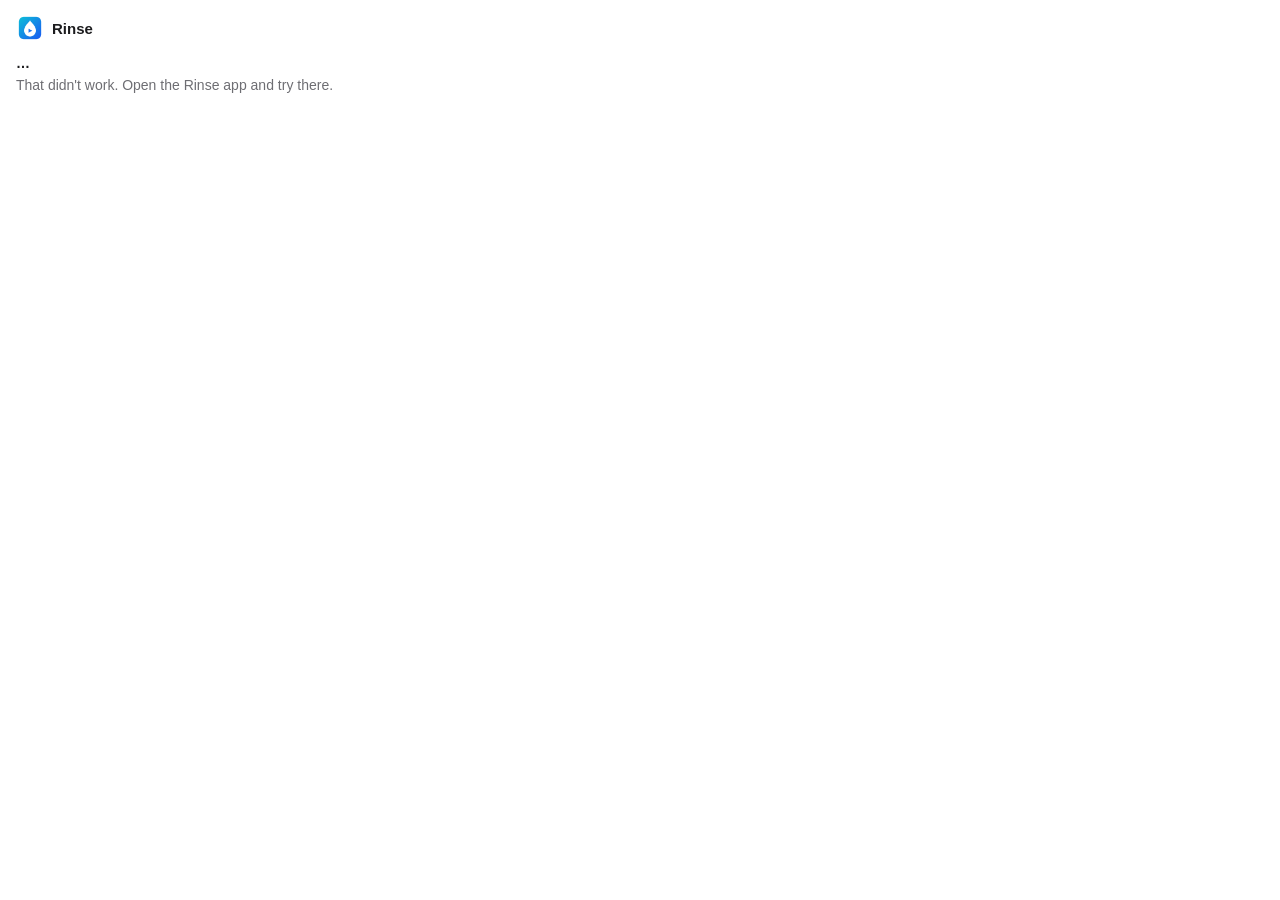
<file: Extensions/YouTube/Resources/popup.html>
<!doctype html>
<html>
<head>
  <meta charset="utf-8">
  <meta name="viewport" content="width=device-width, initial-scale=1">
  <link rel="stylesheet" href="popup.css">
</head>
<body>
  <header>
    <img src="icon-96.png" width="28" height="28" alt="">
    <span>Rinse</span>
  </header>
  <p id="site" class="site">…</p>
  <p id="status" class="status"></p>
  <button id="toggle" type="button" hidden></button>
  <p id="note" class="note"></p>
  <script src="popup.js"></script>
</body>
</html>
</file>
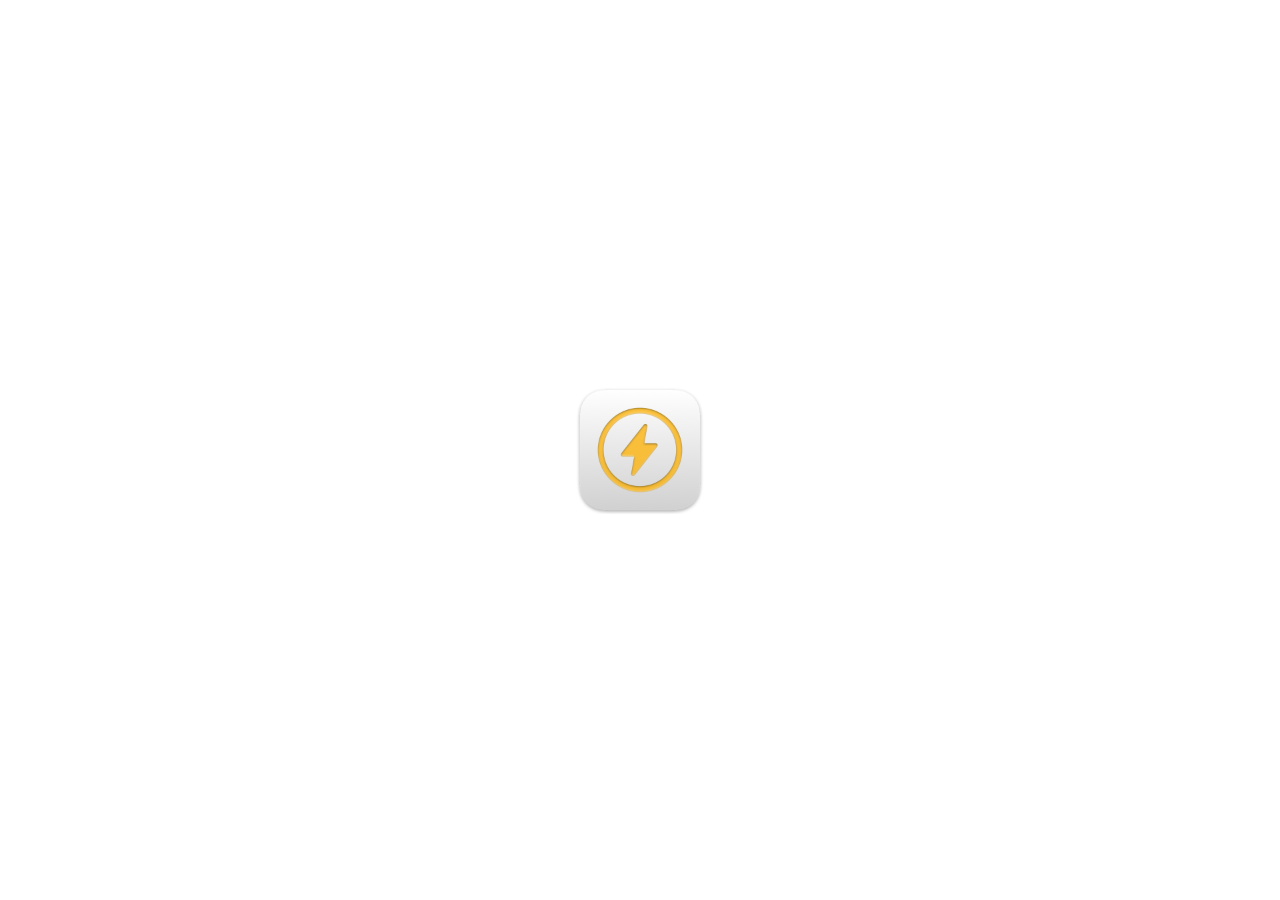
<file: spikes/youtube-stream/xcode/Rinse Spike/Shared (App)/Resources/Base.lproj/Main.html>
<!DOCTYPE html>
<html>
<head>
    <meta http-equiv="Content-Type" content="text/html; charset=utf-8">
    <meta http-equiv="Content-Security-Policy" content="default-src 'self'">

    <meta name="viewport" content="width=device-width, initial-scale=1, user-scalable=no">

    <link rel="stylesheet" href="../Style.css">
    <script src="../Script.js" defer></script>
</head>
<body>
    <img src="../Icon.png" width="128" height="128" alt="Rinse Spike Icon">
    <p class="platform-ios">You can turn on Rinse Spike’s Safari extension in Settings.</p>
    <p class="platform-mac state-unknown">You can turn on Rinse Spike’s extension in Safari Extensions preferences.</p>
    <p class="platform-mac state-on">Rinse Spike’s extension is currently on. You can turn it off in Safari Extensions preferences.</p>
    <p class="platform-mac state-off">Rinse Spike’s extension is currently off. You can turn it on in Safari Extensions preferences.</p>
    <button class="platform-mac open-preferences">Quit and Open Safari Extensions Preferences…</button>
</body>
</html>
</file>
<file: site/style.css>
:root {
  --bg: #ffffff;
  --surface: #f5f5f7;
  --text: #1d1d1f;
  --muted: #6e6e73;
  --line: #e5e5ea;
  --accent: #0a84ff;
  --accent-2: #0bc5d8;
  --radius: 18px;
  color-scheme: light dark;
}
@media (prefers-color-scheme: dark) {
  :root {
    --bg: #000000;
    --surface: #1c1c1e;
    --text: #f5f5f7;
    --muted: #a1a1a6;
    --line: #2c2c2e;
    --accent: #409cff;
  }
}
* { box-sizing: border-box; }
html { -webkit-text-size-adjust: 100%; }
body {
  margin: 0;
  background: var(--bg);
  color: var(--text);
  font: 17px/1.55 -apple-system, BlinkMacSystemFont, "SF Pro Text", "Helvetica Neue", Arial, sans-serif;
}
a { color: var(--accent); text-decoration: none; }
a:hover { text-decoration: underline; }
.wrap { max-width: 760px; margin: 0 auto; padding: 0 20px; }

/* Header */
.top { border-bottom: 1px solid var(--line); }
.top .wrap { display: flex; align-items: center; gap: 16px; min-height: 60px; }
.brand { display: flex; align-items: center; gap: 10px; font-weight: 600; color: var(--text); font-size: 18px; }
.brand:hover { text-decoration: none; }
.brand img { width: 30px; height: 30px; border-radius: 8px; }
.top nav { margin-left: auto; display: flex; flex-wrap: wrap; justify-content: flex-end; gap: 4px 18px; font-size: 15px; }
.top nav a { color: var(--muted); }
.top nav a[aria-current="page"] { color: var(--text); font-weight: 600; }
.lang { border-left: 1px solid var(--line); padding-left: 18px; }

/* Hero */
.hero { text-align: center; padding: 64px 0 40px; }
.hero img { width: 112px; height: 112px; border-radius: 26px; box-shadow: 0 10px 30px rgba(10, 132, 255, 0.25); }
.hero h1 { font-size: clamp(34px, 7vw, 52px); line-height: 1.08; letter-spacing: -0.02em; margin: 24px 0 12px; }
.hero p.lead { font-size: 20px; color: var(--muted); margin: 0 auto 28px; max-width: 34em; }
.pill {
  display: inline-block; padding: 11px 22px; border-radius: 999px; font-weight: 600;
  background: linear-gradient(135deg, var(--accent-2), var(--accent)); color: #fff;
}
.pill:hover { text-decoration: none; opacity: 0.92; }
.small { font-size: 14px; color: var(--muted); }

/* Features */
.features { display: grid; grid-template-columns: repeat(auto-fit, minmax(220px, 1fr)); gap: 14px; margin: 24px 0 56px; }
.card { background: var(--surface); border-radius: var(--radius); padding: 20px 20px 18px; }
.card h3 { margin: 0 0 6px; font-size: 17px; }
.card p { margin: 0; color: var(--muted); font-size: 15px; }
.card .icon { font-size: 26px; line-height: 1; margin-bottom: 10px; }

/* Documents */
.doc { padding-top: 44px; padding-bottom: 64px; }
.doc h1 { font-size: 36px; letter-spacing: -0.015em; margin: 0 0 4px; }
.doc h2 { font-size: 21px; margin: 34px 0 8px; }
.doc h3 { font-size: 17px; margin: 22px 0 4px; }
.doc p, .doc li { color: var(--text); }
.doc ul, .doc ol { padding-left: 22px; }
.doc li { margin: 4px 0; }
.doc .updated { color: var(--muted); font-size: 15px; margin: 0 0 24px; }
.summary { background: var(--surface); border-radius: var(--radius); padding: 18px 22px; margin: 20px 0 8px; }
.summary p { margin: 0; }
details { border-bottom: 1px solid var(--line); padding: 14px 0; }
details summary { cursor: pointer; font-weight: 600; list-style: none; }
details summary::-webkit-details-marker { display: none; }
details summary::after { content: "+"; float: right; color: var(--muted); font-weight: 400; }
details[open] summary::after { content: "−"; }
details > *:not(summary) { margin: 10px 0 0; }
code { background: var(--surface); padding: 1px 6px; border-radius: 6px; font-size: 0.9em; }

footer { border-top: 1px solid var(--line); padding: 26px 0 40px; color: var(--muted); font-size: 14px; }
footer .wrap { display: flex; flex-wrap: wrap; gap: 8px 20px; }
footer a { color: var(--muted); }

@media (max-width: 560px) {
  .top .wrap { gap: 10px; }
  .top nav { gap: 4px 12px; font-size: 13px; }
  .lang { padding-left: 12px; }
  .brand span { display: none; }
  .doc h1 { font-size: 30px; }
}
</file>
<file: Extensions/YouTube/Resources/popup.css>
:root {
  color-scheme: light dark;
  --bg: #ffffff;
  --text: #1c1c1e;
  --muted: #6e6e73;
  --on: #1a7f37;
  --off: #b45309;
  --button: #0a84ff;
  --button-text: #ffffff;
  --button-off: #e5e5ea;
  --button-off-text: #1c1c1e;
}
@media (prefers-color-scheme: dark) {
  :root {
    --bg: #1c1c1e;
    --text: #f2f2f7;
    --muted: #a1a1a6;
    --on: #3fb950;
    --off: #f0a33a;
    --button-off: #3a3a3c;
    --button-off-text: #f2f2f7;
  }
}
* { box-sizing: border-box; }
body {
  margin: 0;
  padding: 14px 16px 16px;
  min-width: 260px;
  background: var(--bg);
  color: var(--text);
  font: 14px/1.4 -apple-system, BlinkMacSystemFont, "Helvetica Neue", sans-serif;
}
header { display: flex; align-items: center; gap: 8px; font-weight: 600; font-size: 15px; }
header img { border-radius: 7px; }
.site { margin: 12px 0 2px; font-weight: 600; overflow-wrap: anywhere; }
.status { margin: 0 0 12px; color: var(--muted); }
.status.on { color: var(--on); }
.status.off { color: var(--off); }
button {
  width: 100%;
  padding: 10px 12px;
  border: 0;
  border-radius: 10px;
  background: var(--button);
  color: var(--button-text);
  font: inherit;
  font-weight: 600;
  cursor: pointer;
}
button.secondary { background: var(--button-off); color: var(--button-off-text); }
button:disabled { opacity: 0.6; cursor: default; }
.note { margin: 10px 0 0; color: var(--muted); font-size: 12px; }
.note:empty { display: none; }
</file>
<file: spikes/youtube-stream/xcode/Rinse Spike/Shared (App)/Resources/Style.css>
* {
    -webkit-user-select: none;
    -webkit-user-drag: none;
    cursor: default;
}

:root {
    color-scheme: light dark;

    --spacing: 20px;
}

html {
    height: 100%;
}

body {
    display: flex;
    align-items: center;
    justify-content: center;
    flex-direction: column;

    gap: var(--spacing);
    margin: 0 calc(var(--spacing) * 2);
    height: 100%;

    font: -apple-system-short-body;
    text-align: center;
}

body:not(.platform-mac, .platform-ios) :is(.platform-mac, .platform-ios) {
    display: none;
}

body.platform-ios .platform-mac {
    display: none;
}

body.platform-mac .platform-ios {
    display: none;
}

body.platform-ios .platform-mac {
    display: none;
}

body:not(.state-on, .state-off) :is(.state-on, .state-off) {
    display: none;
}

body.state-on :is(.state-off, .state-unknown) {
    display: none;
}

body.state-off :is(.state-on, .state-unknown) {
    display: none;
}

button {
    font-size: 1em;
}
</file>
